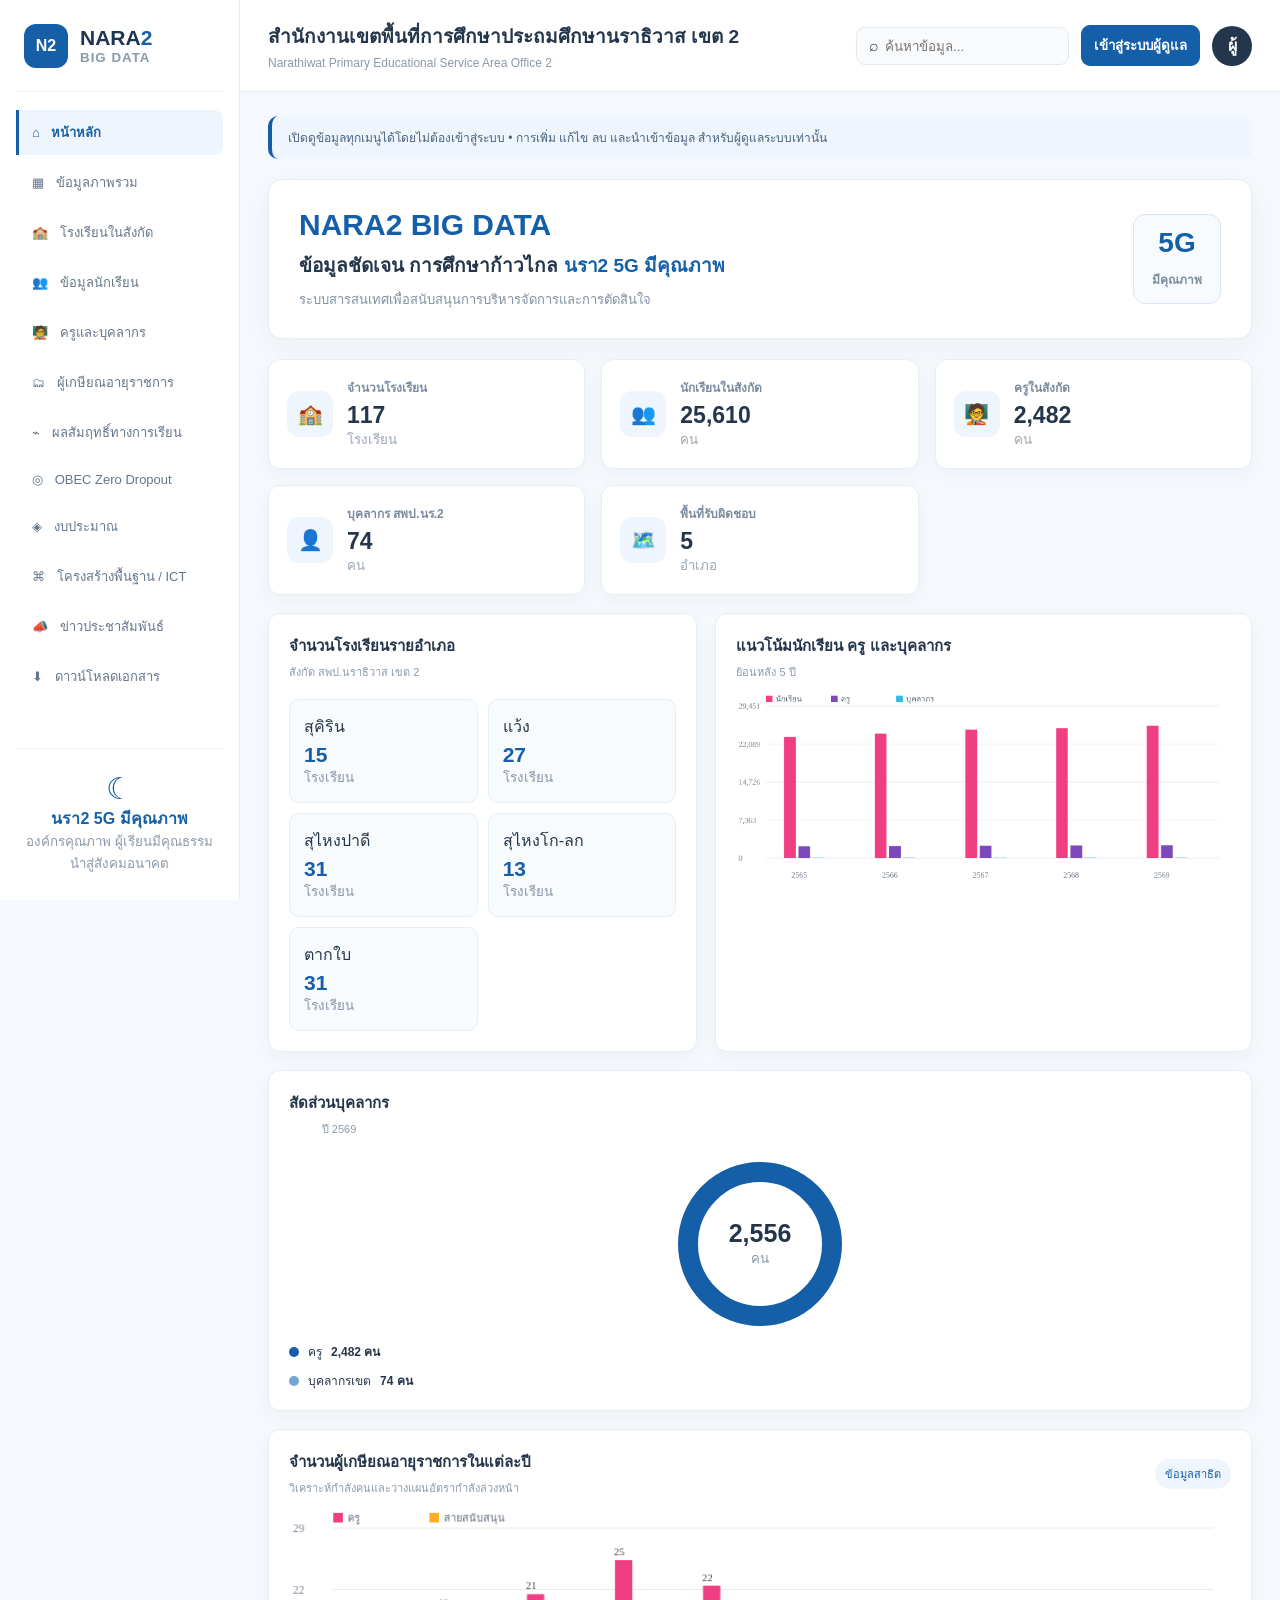
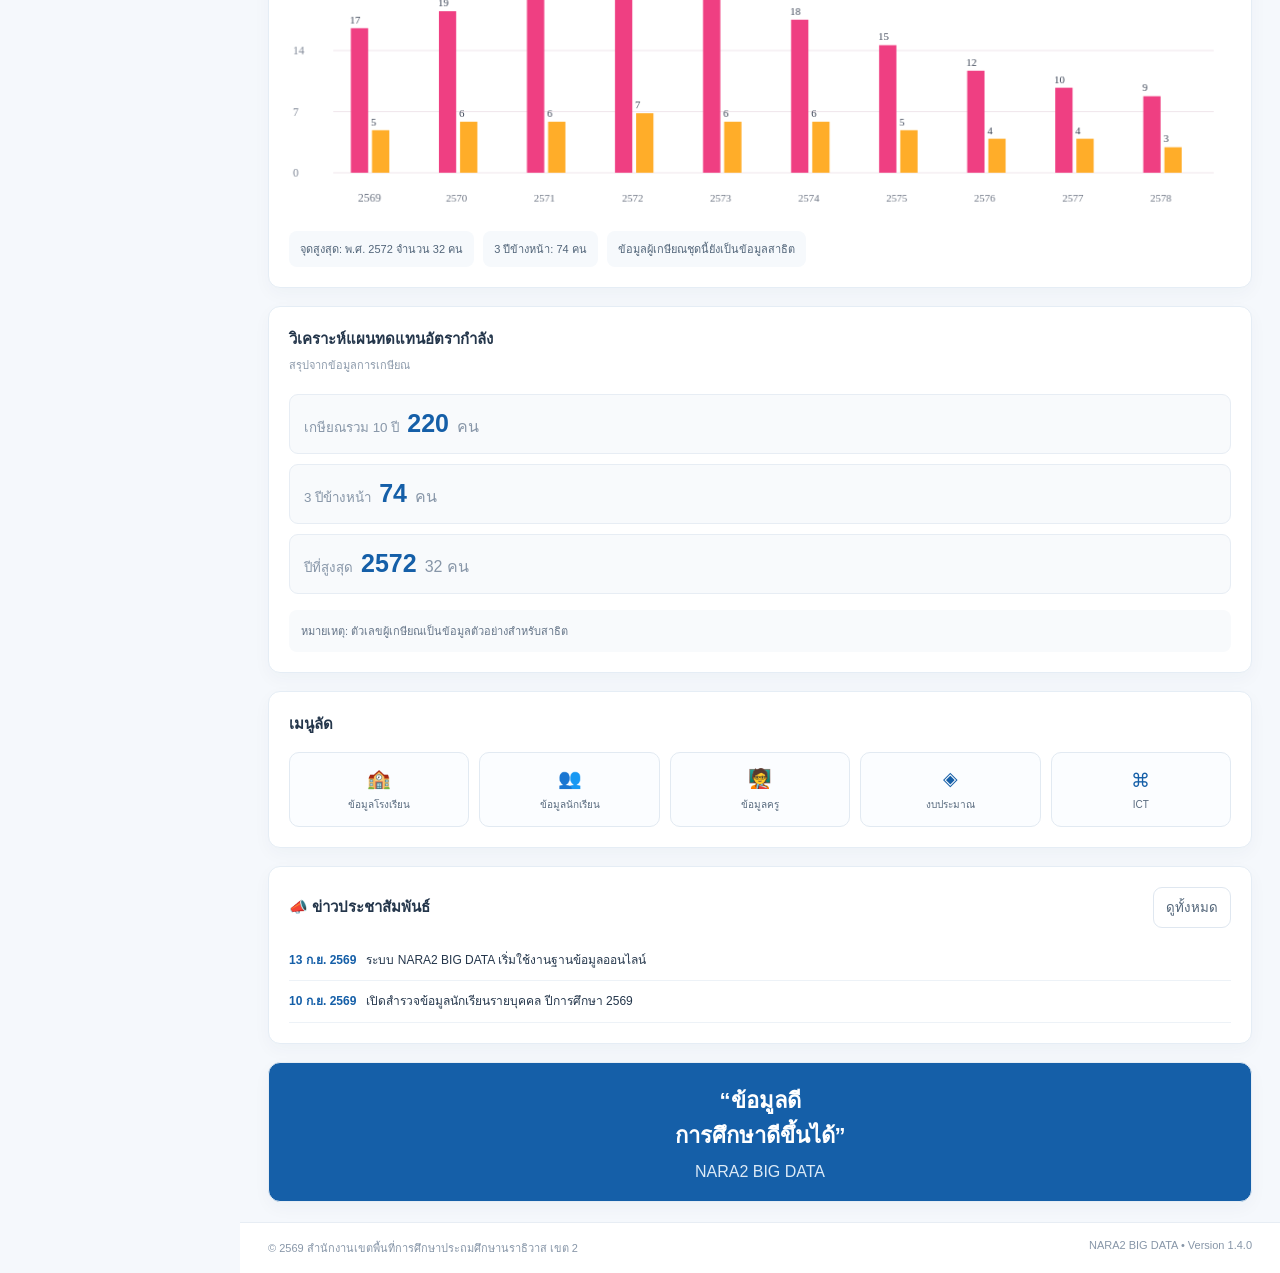
<file: index.html>
<!doctype html><html lang="th"><head><meta charset="utf-8"><meta name="viewport" content="width=device-width,initial-scale=1"><title>NARA2 BIG DATA</title><link rel="stylesheet" href="style.css"></head><body><div class="app"><aside class="sidebar" id="sidebar"><div class="brand"><div class="crest">N2</div><div><b>NARA<span>2</span></b><small>BIG DATA</small></div></div><nav><button class="active" onclick="location.href='index.html'">⌂ <span>หน้าหลัก</span></button><button onclick="location.href='section.html?view=overview'">▦ <span>ข้อมูลภาพรวม</span></button><button onclick="location.href='section.html?view=schools'">🏫 <span>โรงเรียนในสังกัด</span></button><button onclick="location.href='section.html?view=students'">👥 <span>ข้อมูลนักเรียน</span></button><button onclick="location.href='section.html?view=staff'">🧑‍🏫 <span>ครูและบุคลากร</span></button><button onclick="location.href='section.html?view=retirements'">🗂 <span>ผู้เกษียณอายุราชการ</span></button><button onclick="location.href='section.html?view=achievement'">⌁ <span>ผลสัมฤทธิ์ทางการเรียน</span></button><button onclick="location.href='section.html?view=dropout'">◎ <span>OBEC Zero Dropout</span></button><button onclick="location.href='section.html?view=budgets'">◈ <span>งบประมาณ</span></button><button onclick="location.href='section.html?view=ict'">⌘ <span>โครงสร้างพื้นฐาน / ICT</span></button><button onclick="location.href='section.html?view=announcements'">📣 <span>ข่าวประชาสัมพันธ์</span></button><button onclick="location.href='section.html?view=documents'">⬇ <span>ดาวน์โหลดเอกสาร</span></button><button class="manage-only admin-only" onclick="location.href='import.html'">⬆ <span>นำเข้า Excel</span></button><button class="manage-only admin-only" onclick="location.href='users.html'">⚙ <span>จัดการผู้ใช้งาน</span></button></nav><div class="side-bottom"><div class="mosque">☾</div><b>นรา2 5G มีคุณภาพ</b><small>องค์กรคุณภาพ ผู้เรียนมีคุณธรรม นำสู่สังคมอนาคต</small></div></aside><main><header><div class="head-left"><button class="mobile-menu" id="mobileMenuBtn">☰</button><div><h1>สำนักงานเขตพื้นที่การศึกษาประถมศึกษานราธิวาส เขต 2</h1><p>Narathiwat Primary Educational Service Area Office 2</p></div></div><div class="header-actions"><div class="search">⌕ <input placeholder="ค้นหาข้อมูล..."></div><div id="userActions"></div><div class="avatar" id="avatar">ผู้</div></div></header><section class="public-note">เปิดดูข้อมูลทุกเมนูได้โดยไม่ต้องเข้าสู่ระบบ • การเพิ่ม แก้ไข ลบ และนำเข้าข้อมูล สำหรับผู้ดูแลระบบเท่านั้น</section><section class="hero"><div><div class="eyebrow">NARA2 BIG DATA</div><h2>ข้อมูลชัดเจน การศึกษาก้าวไกล <span>นรา2 5G มีคุณภาพ</span></h2><p>ระบบสารสนเทศเพื่อสนับสนุนการบริหารจัดการและการตัดสินใจ</p></div><div class="hero-badge">5G<br><small>มีคุณภาพ</small></div></section><section class="kpis" id="kpis"></section><section class="grid grid-top"><div class="card map-card"><div class="card-title"><div><h3>จำนวนโรงเรียนรายอำเภอ</h3><p>สังกัด สพป.นราธิวาส เขต 2</p></div></div><div class="district-map" id="districtMap"></div></div><div class="card"><div class="card-title"><div><h3>แนวโน้มนักเรียน ครู และบุคลากร</h3><p>ย้อนหลัง 5 ปี</p></div></div><canvas id="trendCanvas" width="760" height="300"></canvas></div><div class="card donut-card"><div class="card-title"><div><h3>สัดส่วนบุคลากร</h3><p>ปี 2569</p></div></div><div class="donut"><div><b id="donutTotal">0</b><small>คน</small></div></div><div class="legend"><span><i class="blue"></i>ครู <b id="teacherLegend"></b></span><span><i class="pink"></i>บุคลากรเขต <b id="staffLegend"></b></span></div></div></section><section class="grid retire-row"><div class="card retire-card"><div class="card-title"><div><h3>จำนวนผู้เกษียณอายุราชการในแต่ละปี</h3><p>วิเคราะห์กำลังคนและวางแผนอัตรากำลังล่วงหน้า</p></div><span class="demo-pill">ข้อมูลสาธิต</span></div><canvas id="retireCanvas" width="980" height="320"></canvas><div class="analysis" id="retireAnalysis"></div></div><div class="card table-card"><div class="card-title"><div><h3>วิเคราะห์แผนทดแทนอัตรากำลัง</h3><p>สรุปจากข้อมูลการเกษียณ</p></div><button class="manage-only admin-only" id="editRetire">แก้ไขข้อมูล</button></div><div class="stat-stack"><div><small>เกษียณรวม 10 ปี</small><b id="sum10">0</b><span>คน</span></div><div><small>3 ปีข้างหน้า</small><b id="sum3">0</b><span>คน</span></div><div><small>ปีที่สูงสุด</small><b id="peakYear">-</b><span id="peakCount">-</span></div></div><div class="notice">หมายเหตุ: ตัวเลขผู้เกษียณเป็นข้อมูลตัวอย่างสำหรับสาธิต</div></div></section><section class="grid bottom-row"><div class="card quick"><h3>เมนูลัด</h3><div><button onclick="location.href='section.html?view=schools'">🏫<span>ข้อมูลโรงเรียน</span></button><button onclick="location.href='section.html?view=students'">👥<span>ข้อมูลนักเรียน</span></button><button onclick="location.href='section.html?view=staff'">🧑‍🏫<span>ข้อมูลครู</span></button><button onclick="location.href='section.html?view=budgets'">◈<span>งบประมาณ</span></button><button onclick="location.href='section.html?view=ict'">⌘<span>ICT</span></button></div></div><div class="card news"><div class="card-title"><h3>📣 ข่าวประชาสัมพันธ์</h3><button onclick="location.href='section.html?view=announcements'">ดูทั้งหมด</button></div><div id="news"></div></div><div class="card quote"><div><b>“ข้อมูลดี<br>การศึกษาดีขึ้นได้”</b><span>NARA2 BIG DATA</span></div></div></section><footer>© 2569 สำนักงานเขตพื้นที่การศึกษาประถมศึกษานราธิวาส เขต 2 <span>NARA2 BIG DATA • Version 1.4.0</span></footer></main></div><div class="modal" id="modal"><div class="modalbox"><div class="card-title"><h3>แก้ไขข้อมูลผู้เกษียณ</h3><button id="closeModal">✕</button></div><form id="retireForm"><label>ปี พ.ศ.<input id="ryear" type="number" required></label><label>ครู<input id="rteacher" type="number" min="0" required></label><label>บุคลากรสายสนับสนุน<input id="rsupport" type="number" min="0" required></label><button class="primary">บันทึกข้อมูล</button></form></div></div><script src="auth.js"></script><script src="app.js"></script></body></html>
</file>
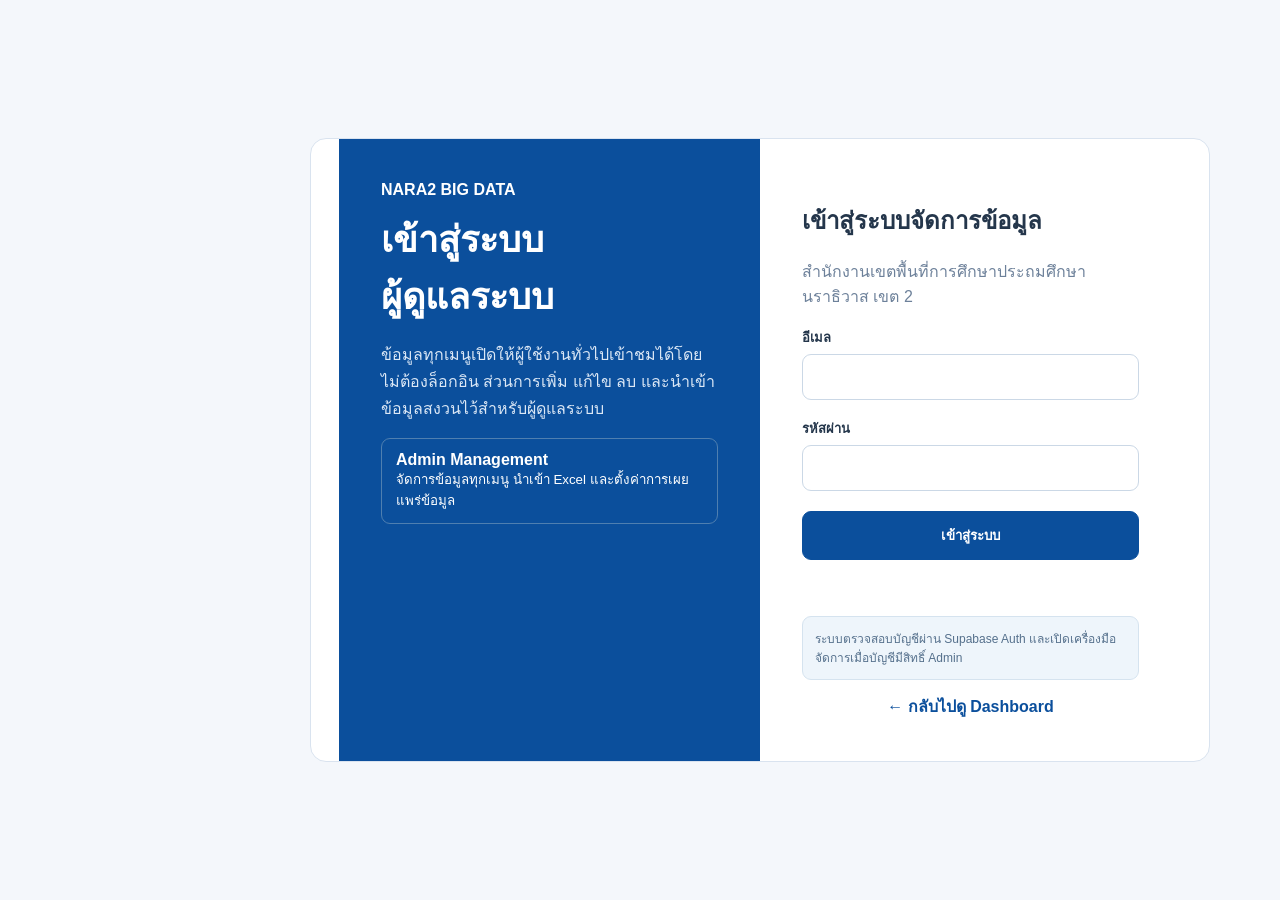
<file: login.html>
<!doctype html><html lang="th"><head><meta charset="utf-8"><meta name="viewport" content="width=device-width,initial-scale=1"><title>เข้าสู่ระบบผู้ดูแล | NARA2 BIG DATA</title><link rel="stylesheet" href="style.css"><style>body{min-height:100vh;display:grid;place-items:center;background:#f4f7fb;padding:16px}.box{width:min(900px,96vw);display:grid;grid-template-columns:1fr 1fr;background:#fff;border:1px solid #d9e3ef;border-radius:16px;overflow:hidden}.left{padding:42px;color:#fff;background:#0b4f9c}.left h1{font-size:36px;margin:12px 0}.left p{color:#dce8f6;line-height:1.7}.role{padding:12px 14px;margin:10px 0;border:1px solid #4f7fb0;border-radius:9px;background:#0b4f9c}.right{padding:42px}.right p{color:#6d819a}.right label{display:block;margin:18px 0 6px;font-weight:700;font-size:13px}.right input{width:100%;padding:13px;border:1px solid #cbd8e6;border-radius:9px;font-size:16px}.right button{width:100%;margin-top:20px;padding:13px;border:1px solid #0b4f9c;border-radius:9px;background:#0b4f9c;color:#fff;font-weight:700;cursor:pointer}.msg{min-height:24px;margin-top:14px;color:#b42318}.hint{margin-top:18px;padding:12px;background:#eef5fb;border:1px solid #d5e3ef;border-radius:9px;font-size:12px;color:#55708c}.public-link{display:block;text-align:center;margin-top:14px;color:#0b4f9c;text-decoration:none;font-weight:700}@media(max-width:720px){.box{grid-template-columns:1fr}.left{padding:24px}.left h1{font-size:28px}.right{padding:28px}}@media(max-width:420px){body{padding:8px}.left{padding:20px}.left h1{font-size:24px}.right{padding:22px}}</style></head><body><main class="box"><section class="left"><b>NARA2 BIG DATA</b><h1>เข้าสู่ระบบ<br>ผู้ดูแลระบบ</h1><p>ข้อมูลทุกเมนูเปิดให้ผู้ใช้งานทั่วไปเข้าชมได้โดยไม่ต้องล็อกอิน ส่วนการเพิ่ม แก้ไข ลบ และนำเข้าข้อมูลสงวนไว้สำหรับผู้ดูแลระบบ</p><div class="role"><b>Admin Management</b><br><small>จัดการข้อมูลทุกเมนู นำเข้า Excel และตั้งค่าการเผยแพร่ข้อมูล</small></div></section><section class="right"><h2>เข้าสู่ระบบจัดการข้อมูล</h2><p>สำนักงานเขตพื้นที่การศึกษาประถมศึกษานราธิวาส เขต 2</p><form id="loginForm"><label>อีเมล</label><input id="email" type="email" autocomplete="username" required><label>รหัสผ่าน</label><input id="password" type="password" autocomplete="current-password" required><button id="loginBtn" type="submit">เข้าสู่ระบบ</button><div id="msg" class="msg"></div></form><div class="hint">ระบบตรวจสอบบัญชีผ่าน Supabase Auth และเปิดเครื่องมือจัดการเมื่อบัญชีมีสิทธิ์ Admin</div><a class="public-link" href="index.html">← กลับไปดู Dashboard</a></section></main><script src="auth.js"></script><script>if(getSession())location.href='index.html';loginForm.onsubmit=async e=>{e.preventDefault();msg.textContent='';loginBtn.disabled=true;try{await signIn(email.value.trim(),password.value);const p=await getMyProfile();if(!p)throw new Error('ไม่พบข้อมูลผู้ใช้งาน');if(p.role!=='admin')throw new Error('บัญชีนี้ไม่มีสิทธิ์ผู้ดูแลระบบ');location.href='index.html'}catch(err){clearSession();msg.textContent=err.message||'เข้าสู่ระบบไม่สำเร็จ'}finally{loginBtn.disabled=false}};</script></body></html>
</file>
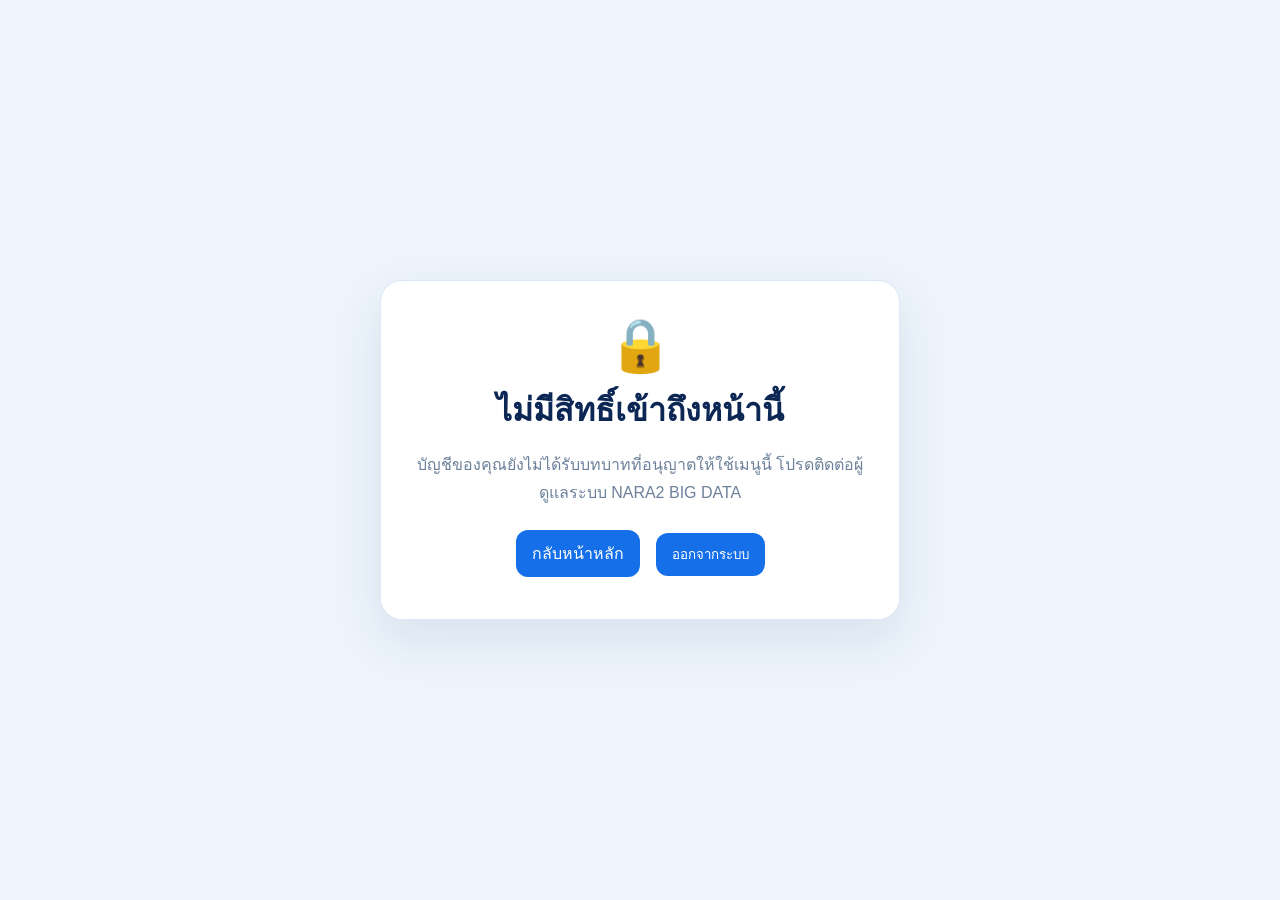
<file: unauthorized.html>
<!doctype html><html lang="th"><head><meta charset="utf-8"><meta name="viewport" content="width=device-width,initial-scale=1"><title>ไม่มีสิทธิ์เข้าถึง | NARA2 BIG DATA</title><link rel="stylesheet" href="style.css"><style>body{min-height:100vh;display:grid;place-items:center;background:#edf4fb}.box{width:min(520px,92vw);background:#fff;border:1px solid #dce8f4;border-radius:22px;padding:34px;text-align:center;box-shadow:0 20px 50px #173d6818}.box h1{margin:8px 0;color:#0d2755}.box p{color:#6d819a;line-height:1.7}.box a,.box button{display:inline-block;margin:8px;padding:11px 16px;border:0;border-radius:12px;background:#156fe8;color:#fff;text-decoration:none;cursor:pointer}</style></head><body><div class="box"><div style="font-size:52px">🔒</div><h1>ไม่มีสิทธิ์เข้าถึงหน้านี้</h1><p>บัญชีของคุณยังไม่ได้รับบทบาทที่อนุญาตให้ใช้เมนูนี้ โปรดติดต่อผู้ดูแลระบบ NARA2 BIG DATA</p><a href="index.html">กลับหน้าหลัก</a><button onclick="localStorage.removeItem('nara2_session');location.href='login.html'">ออกจากระบบ</button></div></body></html>
</file>
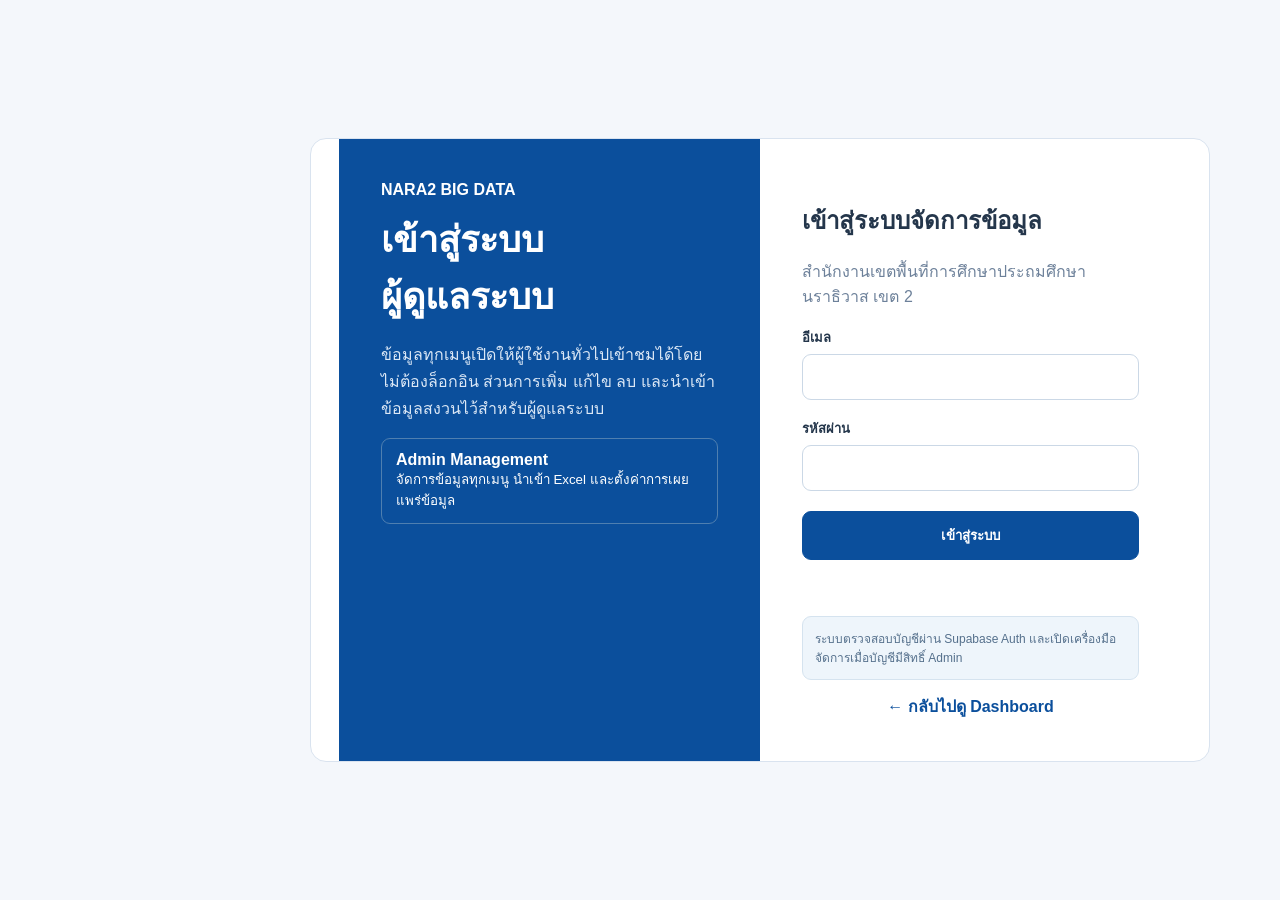
<file: users.html>
<!doctype html><html lang="th"><head><meta charset="utf-8"><meta name="viewport" content="width=device-width,initial-scale=1"><title>จัดการผู้ใช้ | NARA2 BIG DATA</title><link rel="stylesheet" href="style.css"><style>body{background:#edf4fb}.wrap{max-width:1100px;margin:30px auto;padding:0 18px}.toolbar{display:flex;justify-content:space-between;align-items:center;gap:12px;margin-bottom:16px}.panel{background:#fff;border:1px solid #dce8f4;border-radius:18px;padding:18px;box-shadow:0 8px 24px #163b6810}.table{width:100%;border-collapse:collapse}.table th,.table td{padding:12px;border-bottom:1px solid #edf2f7;text-align:left}.table select{padding:8px;border:1px solid #dbe7f2;border-radius:8px}.btn{padding:9px 12px;border:0;border-radius:10px;background:#156fe8;color:#fff;cursor:pointer}.muted{color:#6d819a;font-size:13px}.msg{margin:12px 0;color:#0a6c52}@media(max-width:760px){.table{font-size:12px}.hide-sm{display:none}}</style></head><body><div class="wrap"><div class="toolbar"><div><h1 style="margin:0">จัดการผู้ใช้งาน</h1><div class="muted">สำหรับผู้ดูแลระบบเท่านั้น</div></div><div><a class="btn" href="index.html" style="text-decoration:none">กลับ Dashboard</a> <button class="btn" onclick="signOut()">ออกจากระบบ</button></div></div><div class="panel"><div id="msg" class="msg"></div><table class="table"><thead><tr><th>ชื่อ</th><th>บทบาท</th><th class="hide-sm">โรงเรียน</th><th>จัดการ</th></tr></thead><tbody id="rows"></tbody></table></div></div><script src="auth.js"></script><script>let schools=[];async function load(){const p=await requireAuth(['admin']);if(!p)return;const sr=await authFetch('/rest/v1/schools?select=id,name&order=name');schools=sr.ok?await sr.json():[];const r=await authFetch('/rest/v1/profiles?select=id,display_name,role,school_id&order=created_at');const users=r.ok?await r.json():[];rows.innerHTML=users.map(u=>`<tr><td>${u.display_name||'-'}</td><td><select id="role-${u.id}"><option value="admin" ${u.role==='admin'?'selected':''}>ผู้ดูแลระบบ</option><option value="area_staff" ${u.role==='area_staff'?'selected':''}>เจ้าหน้าที่เขตพื้นที่</option><option value="school_admin" ${u.role==='school_admin'?'selected':''}>ผู้ดูแลโรงเรียน</option><option value="viewer" ${u.role==='viewer'?'selected':''}>ผู้ใช้งานทั่วไป</option></select></td><td class="hide-sm"><select id="school-${u.id}"><option value="">ไม่ระบุ</option>${schools.map(s=>`<option value="${s.id}" ${String(u.school_id||'')===String(s.id)?'selected':''}>${s.name}</option>`).join('')}</select></td><td><button class="btn" onclick="saveUser('${u.id}')">บันทึก</button></td></tr>`).join('')}async function saveUser(id){msg.textContent='';const role=document.getElementById('role-'+id).value,schoolVal=document.getElementById('school-'+id)?.value||'';const body={role,school_id:schoolVal?Number(schoolVal):null};const r=await authFetch(`/rest/v1/profiles?id=eq.${id}`,{method:'PATCH',headers:{Prefer:'return=minimal'},body:JSON.stringify(body)});msg.textContent=r.ok?'บันทึกสิทธิ์เรียบร้อย':'บันทึกไม่สำเร็จ'}load();</script></body></html>
</file>
<file: style.css>
*{box-sizing:border-box}html{scroll-behavior:smooth}body{margin:0;font-family:Tahoma,"Noto Sans Thai",sans-serif;background:#f5f8fc;color:#24364b}.app{display:flex;min-height:100vh}.sidebar{width:240px;background:#fff;color:#5f6f82;padding:0 16px 22px;position:fixed;inset:0 auto 0 0;display:flex;flex-direction:column;z-index:40;overflow-y:auto;border-right:1px solid #e6edf5}.brand{height:92px;display:flex;gap:12px;align-items:center;padding:0 8px;margin-bottom:18px;border-bottom:1px solid #edf2f7}.crest{width:44px;height:44px;border-radius:12px;background:#155fa8;color:#fff;display:grid;place-items:center;font-weight:900}.brand b{font-size:21px;color:#1d3550}.brand b span{color:#155fa8}.brand small{display:block;font-weight:700;letter-spacing:1px;color:#8a9aab}.sidebar nav{display:flex;flex-direction:column;gap:5px}.sidebar nav button{border:0;border-left:3px solid transparent;background:transparent;color:#65768a;text-align:left;padding:12px 13px;border-radius:0 9px 9px 0;font-size:13px;cursor:pointer;width:100%;transition:.16s}.sidebar nav button:hover,.sidebar nav button.active{background:#eef5fc;color:#155fa8;border-left-color:#155fa8;font-weight:700}.sidebar nav button.accent{background:#f4f8fc;color:#155fa8}.sidebar nav button span{margin-left:8px}.side-bottom{margin-top:auto;text-align:center;padding:22px 10px 4px;border-top:1px solid #edf2f7}.side-bottom b,.side-bottom small{display:block}.side-bottom b{color:#155fa8}.side-bottom small{color:#8b99a9;line-height:1.6}.mosque{font-size:30px;color:#155fa8}main{margin-left:240px;flex:1;min-width:0;padding:0 28px}header{height:92px;margin:0 -28px 24px;padding:0 28px;display:flex;justify-content:space-between;align-items:center;gap:20px;background:#fff;border-bottom:1px solid #e6edf5}header h1{font-size:19px;margin:0;color:#24364b}header p{margin:5px 0 0;color:#8b99aa;font-size:12px}.head-left,.header-actions{display:flex;align-items:center;gap:12px}.mobile-menu{display:none;border:1px solid #dce6f0;background:#fff;color:#155fa8;border-radius:9px;padding:9px 11px;font-size:20px}.header-actions button,.card-title button{border:1px solid #dfe7f0;background:#fff;color:#526579;border-radius:9px;padding:9px 12px;cursor:pointer}.login-btn{background:#155fa8!important;color:#fff!important;border-color:#155fa8!important;font-weight:700}.user-role{display:inline-block;padding:8px 11px;border-radius:999px;background:#eef5fc;color:#155fa8;font-size:11px;font-weight:700}.search{background:#f8fafc;border:1px solid #e2e9f1;border-radius:9px;padding:9px 12px}.search input{border:0;outline:0;background:transparent}.avatar{width:40px;height:40px;border-radius:50%;background:#24364b;color:#fff;display:grid;place-items:center;font-weight:700}.public-note{margin-bottom:20px;padding:12px 16px;border-radius:10px;background:#eef5fc;border-left:4px solid #155fa8;color:#47627e;font-size:12px}.hero{margin:0 0 20px;padding:28px 30px;border-radius:14px;background:#fff;display:flex;justify-content:space-between;align-items:center;border:1px solid #e5edf5;box-shadow:0 8px 24px rgba(35,63,92,.045)}.eyebrow{font-weight:900;font-size:30px;color:#155fa8}.hero h2{margin:8px 0 0;font-size:19px;color:#24364b}.hero h2 span{color:#155fa8}.hero p{color:#8090a2;font-size:13px;margin:9px 0 0}.hero-badge{font-size:28px;font-weight:900;color:#155fa8;text-align:center;border:1px solid #d8e6f3;border-radius:12px;padding:12px 18px;background:#f8fbfe}.hero-badge small{font-size:12px;color:#7a8da1}.kpis{display:grid;grid-template-columns:repeat(5,minmax(0,1fr));gap:16px}.kpi{background:#fff;border-radius:12px;padding:18px;display:flex;gap:14px;align-items:center;border:1px solid #e5edf5;box-shadow:0 6px 18px rgba(35,63,92,.035);transition:.16s;min-height:92px}.kpi:hover,.card:hover{box-shadow:0 10px 26px rgba(35,63,92,.065);transform:translateY(-1px)}.kpi .icon{width:46px;height:46px;border-radius:12px;display:grid;place-items:center;font-size:20px;color:#155fa8;background:#eef5fc}.kpi h4{margin:0;font-size:12px;color:#7b8c9e}.kpi b{font-size:23px;display:block;margin-top:5px;color:#24364b}.kpi small{color:#9aa6b4}.grid{display:grid;gap:18px;margin-top:18px}.grid-top{grid-template-columns:1.05fr 1.45fr .82fr}.card{background:#fff;border-radius:12px;padding:20px;border:1px solid #e5edf5;min-width:0;box-shadow:0 6px 18px rgba(35,63,92,.035);transition:.16s}.card-title{display:flex;justify-content:space-between;align-items:center;gap:12px}.card-title h3,.card h3{margin:0;font-size:15px;color:#24364b}.card-title p{margin:5px 0 0;color:#8c9aab;font-size:11px}.district-map{display:grid;grid-template-columns:repeat(2,1fr);gap:10px;margin-top:18px}.district{min-height:82px;border-radius:10px;padding:14px;color:#24364b;background:#f8fbfe;border:1px solid #e5edf5}.district b{font-size:21px;display:block;color:#155fa8;margin-top:4px}.district small{display:block;color:#8796a8}.donut-card{text-align:center}.donut{width:164px;height:164px;margin:24px auto 16px;border-radius:50%;display:grid;place-items:center;border:20px solid #155fa8;background:#fff}.donut b{display:block;font-size:25px}.donut small{color:#8796a8}.legend{text-align:left;display:grid;gap:10px}.legend span{display:flex;align-items:center;gap:9px;font-size:12px}.legend i{width:10px;height:10px;border-radius:50%}.blue{background:#155fa8}.pink{background:#75a6d3}.retire-row{grid-template-columns:1.7fr .82fr}.demo-pill{padding:6px 10px;background:#eef5fc;color:#155fa8;border-radius:999px;font-size:11px}.analysis{display:flex;gap:9px;flex-wrap:wrap;margin-top:14px}.analysis span{background:#f6f9fc;border-radius:8px;padding:9px 11px;color:#526579;font-size:11px}.stat-stack{display:grid;gap:10px;margin-top:20px}.stat-stack div{background:#f8fafc;border:1px solid #e7edf4;border-radius:9px;padding:14px}.stat-stack small,.stat-stack span{color:#8796a8}.stat-stack b{font-size:25px;margin:0 8px;color:#155fa8}.notice{margin-top:16px;padding:12px;background:#f8fafc;color:#657588;border-radius:8px;font-size:11px}.bottom-row{grid-template-columns:1fr 1.4fr .82fr}.quick>div{display:grid;grid-template-columns:repeat(5,1fr);gap:10px;margin-top:16px}.quick button{border:1px solid #e2eaf2;border-radius:10px;background:#fbfdff;padding:14px 8px;font-size:19px;color:#155fa8;cursor:pointer}.quick button:hover{background:#eef5fc}.quick button span{display:block;font-size:10px;margin-top:7px;color:#596b7f}.news #news{margin-top:12px}.news .item{padding:11px 0;border-bottom:1px solid #edf2f7;font-size:12px;line-height:1.55}.news .item b{color:#155fa8;margin-right:10px}.quote{background:#155fa8;color:#fff;display:flex;align-items:center;justify-content:center;text-align:center}.quote b{font-size:22px}.quote span{display:block;margin-top:10px;color:#dceaf7}footer{margin:20px -28px 0;padding:16px 28px;background:#fff;color:#8796a8;border-top:1px solid #e7edf4;display:flex;justify-content:space-between;font-size:11px}.modal{position:fixed;inset:0;background:#172a3d73;display:none;place-items:center;z-index:50}.modal.show{display:grid}.modalbox{width:min(460px,92vw);background:#fff;border-radius:12px;padding:22px}.modalbox form{display:grid;gap:14px;margin-top:18px}.modalbox label{display:grid;gap:7px;font-size:12px;color:#526579}.modalbox input{padding:12px;border:1px solid #dce6f0;border-radius:9px}.primary{padding:12px;border:0;border-radius:9px;background:#155fa8;color:#fff;font-weight:700}canvas{width:100%;height:auto;display:block;margin-top:12px}@media(max-width:1280px){.kpis{grid-template-columns:repeat(3,1fr)}.grid-top{grid-template-columns:1fr 1.25fr}.donut-card{grid-column:1/-1}.retire-row,.bottom-row{grid-template-columns:1fr}}@media(max-width:1040px){.sidebar{width:78px}.sidebar span,.brand>div:last-child,.side-bottom small{display:none}.sidebar nav button{text-align:center}.brand{padding-left:1px}.crest{width:42px}main{margin-left:78px}.quick>div{grid-template-columns:repeat(3,1fr)}}@media(max-width:700px){body{overflow-x:hidden}main{padding:0 12px;margin-left:0;width:100%}.sidebar{display:flex;width:min(84vw,300px);transform:translateX(-105%);transition:transform .2s ease;box-shadow:8px 0 24px #16324f22}.sidebar.mobile-open{transform:translateX(0)}.sidebar span,.brand>div:last-child,.side-bottom small{display:inline}.sidebar nav button{text-align:left}header{height:auto;min-height:74px;margin:0 -12px 14px;padding:11px 12px}.mobile-menu{display:inline-grid;place-items:center}header h1{font-size:15px;line-height:1.35}header p,.search{display:none}.header-actions{gap:6px;flex-wrap:wrap;justify-content:flex-end}.user-role{display:none}.avatar{width:34px;height:34px}.login-btn{font-size:11px;padding:8px!important}.hero{padding:20px}.hero-badge{display:none}.eyebrow{font-size:25px}.hero h2{font-size:16px}.hero p{font-size:12px}.kpis{grid-template-columns:1fr 1fr;gap:12px}.kpi{padding:14px;min-height:84px}.kpi b{font-size:19px}.grid,.grid-top{grid-template-columns:1fr;gap:14px;margin-top:14px}.donut-card{grid-column:auto}.district-map{grid-template-columns:1fr 1fr}.quick>div{grid-template-columns:repeat(2,1fr)}footer{margin:16px -12px 0;display:block;line-height:1.7}.public-note{font-size:11px}.card{padding:16px}}@media(max-width:420px){.kpis{grid-template-columns:1fr}.district-map{grid-template-columns:1fr}.hero{padding:17px}.eyebrow{font-size:22px}.card-title{align-items:flex-start;flex-direction:column}.quick>div{grid-template-columns:1fr 1fr}}
</file>
